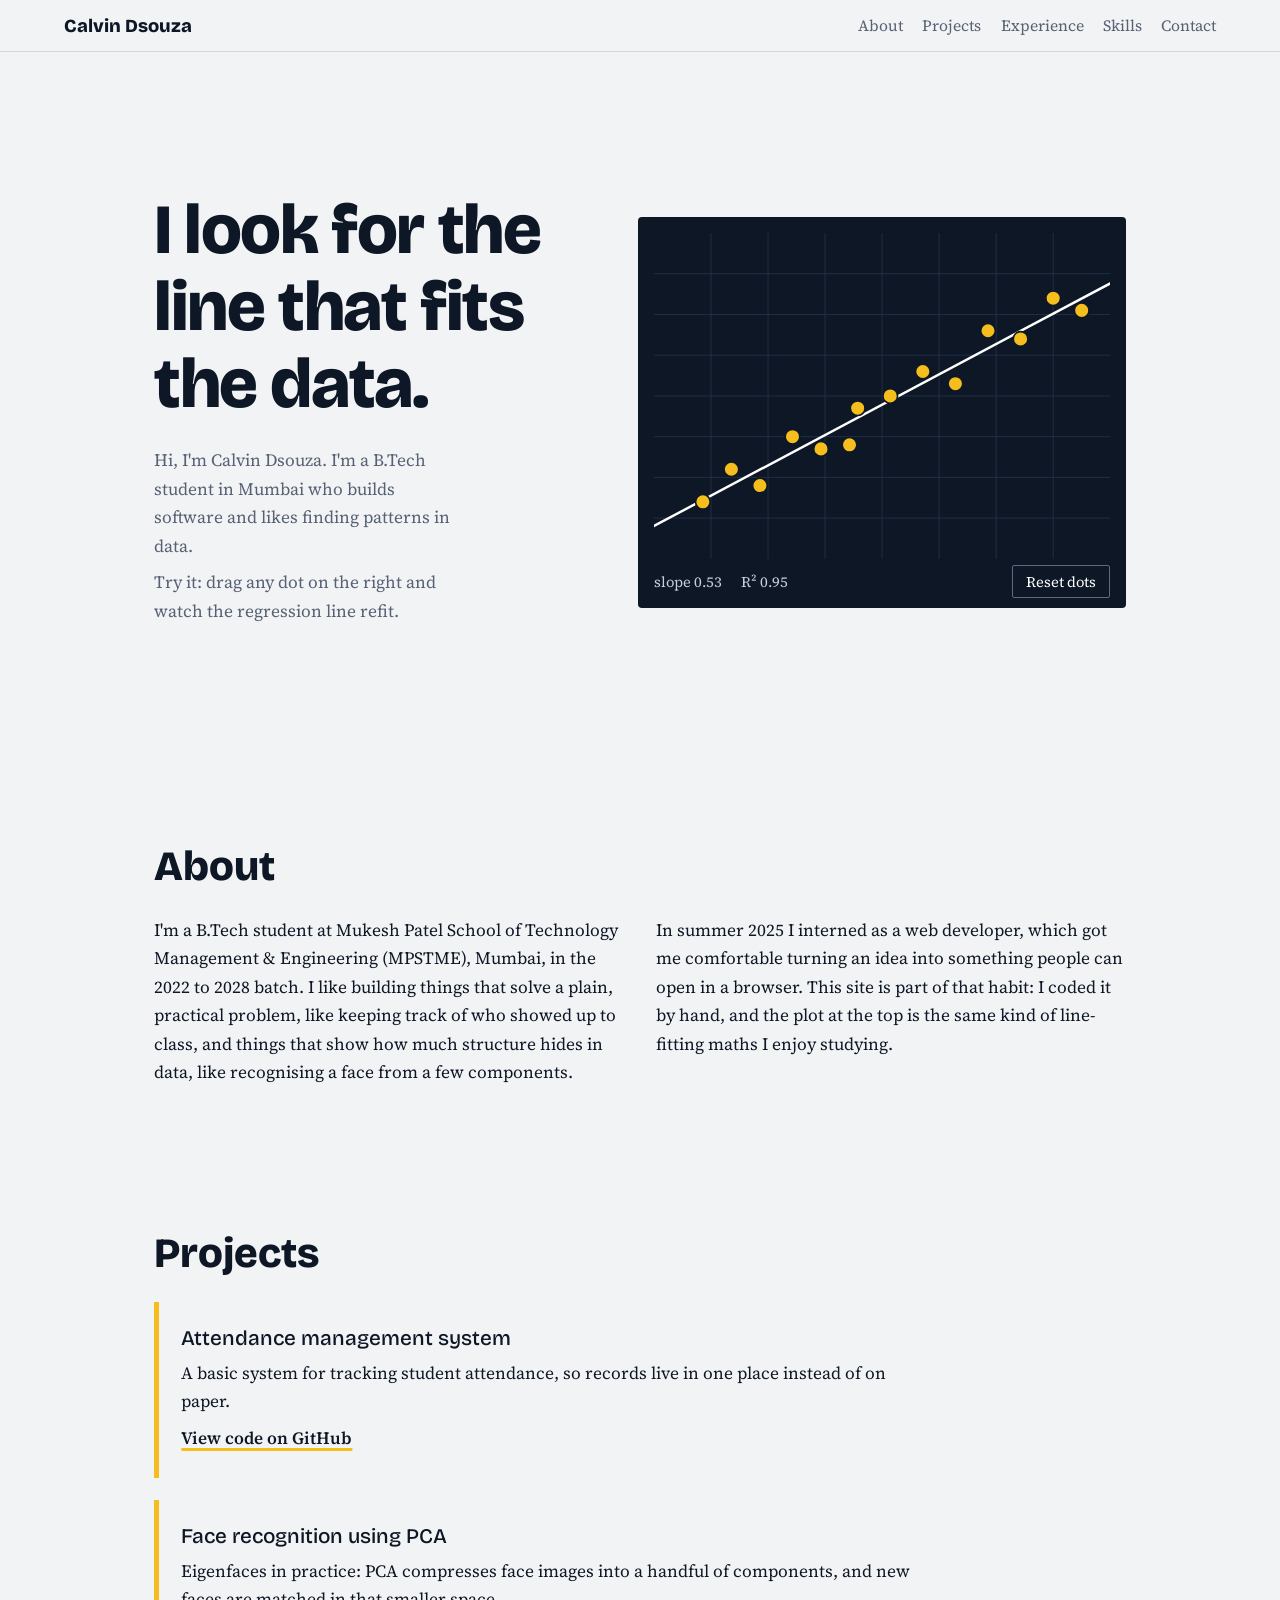
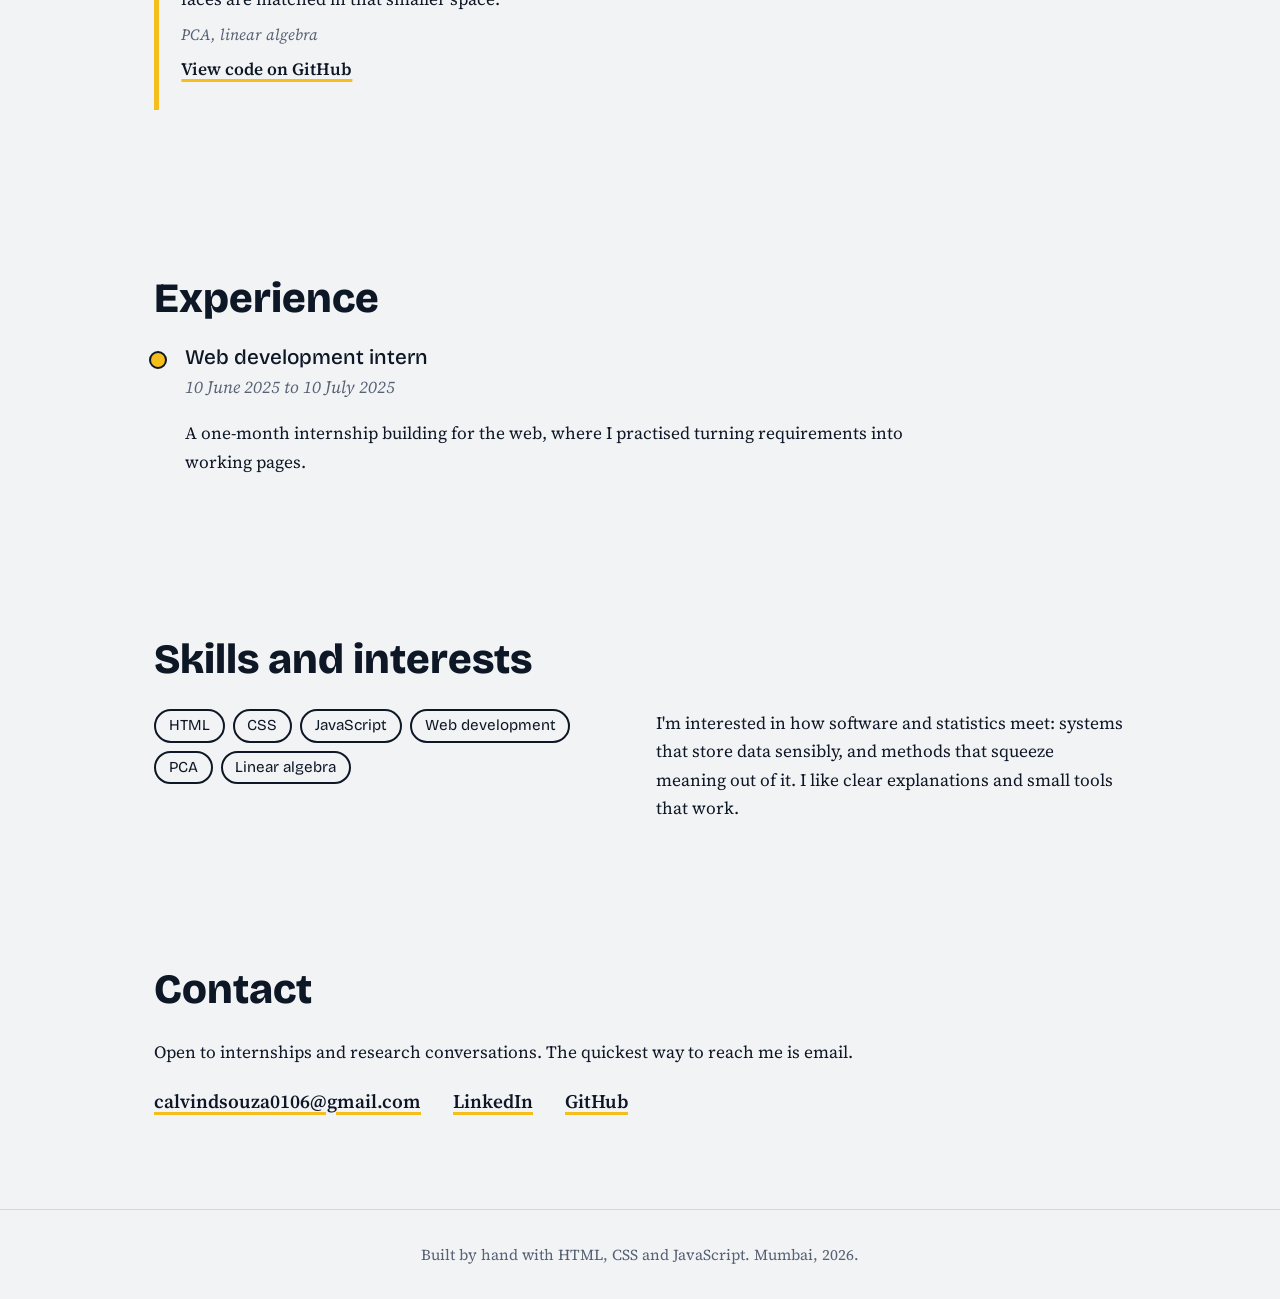
<file: index.html>
<!DOCTYPE html>
<html lang="en">
<head>
<meta charset="utf-8">
<meta name="viewport" content="width=device-width, initial-scale=1">
<title>Calvin Dsouza | B.Tech student and developer, Mumbai</title>
<meta name="description" content="Portfolio of Calvin Dsouza, B.Tech student at MPSTME Mumbai. Attendance management system, PCA face recognition, web development internship.">
<link rel="icon" href="data:image/svg+xml,%3Csvg xmlns='http://www.w3.org/2000/svg' viewBox='0 0 32 32'%3E%3Crect width='32' height='32' rx='6' fill='%230E1726'/%3E%3Cpath d='M5 24L27 9' stroke='%23F5BE1C' stroke-width='3'/%3E%3C/svg%3E">
<link rel="preconnect" href="https://fonts.googleapis.com">
<link rel="preconnect" href="https://fonts.gstatic.com" crossorigin>
<link href="https://fonts.googleapis.com/css2?family=Bricolage+Grotesque:wght@500;800&family=Source+Serif+4:ital,wght@0,400;0,600;1,400&display=swap" rel="stylesheet">
<link rel="stylesheet" href="style.css">
</head>
<body>
<header class="nav">
  <a href="#top" class="brand">Calvin Dsouza</a>
  <nav aria-label="Sections"><a href="#about">About</a><a href="#projects">Projects</a><a href="#experience">Experience</a><a href="#skills">Skills</a><a href="#contact">Contact</a></nav>
</header>

<main id="top">
<section class="hero">
  <div class="hero-text">
    <h1>I look for the line that fits the data.</h1>
    <p class="lead">Hi, I'm Calvin Dsouza. I'm a B.Tech student in Mumbai who builds software and likes finding patterns in data.</p>
    <p class="lead">Try it: drag any dot on the right and watch the regression line refit.</p>
  </div>
  <figure class="plot">
    <svg id="chart" viewBox="0 0 560 400" role="img" aria-label="Interactive scatter plot with a least-squares regression line. Drag a dot to refit the line."></svg>
    <figcaption><span id="eq">y = mx + c</span><span id="r2">R² -</span><button id="reset" type="button">Reset dots</button></figcaption>
  </figure>
</section>

<section id="about">
  <h2>About</h2>
  <div class="cols">
    <p>I'm a B.Tech student at Mukesh Patel School of Technology Management &amp; Engineering (MPSTME), Mumbai, in the 2022 to 2028 batch. I like building things that solve a plain, practical problem, like keeping track of who showed up to class, and things that show how much structure hides in data, like recognising a face from a few components.</p>
    <p>In summer 2025 I interned as a web developer, which got me comfortable turning an idea into something people can open in a browser. This site is part of that habit: I coded it by hand, and the plot at the top is the same kind of line-fitting maths I enjoy studying.</p>
  </div>
</section>

<section id="projects">
  <h2>Projects</h2>
  <article class="item">
    <h3>Attendance management system</h3>
    <p>A basic system for tracking student attendance, so records live in one place instead of on paper.</p>
    <a href="https://github.com/your-username/attendance-management-system">View code on GitHub</a>
  </article>
  <article class="item">
    <h3>Face recognition using PCA</h3>
    <p>Eigenfaces in practice: PCA compresses face images into a handful of components, and new faces are matched in that smaller space.</p>
    <p class="tags">PCA, linear algebra</p>
    <a href="https://github.com/your-username/face-recognition-pca">View code on GitHub</a>
  </article>
</section>

<section id="experience">
  <h2>Experience</h2>
  <ol class="timeline">
    <li><h3>Web development intern</h3><p class="where">10 June 2025 to 10 July 2025</p><p>A one-month internship building for the web, where I practised turning requirements into working pages.</p></li>
  </ol>
</section>

<section id="skills">
  <h2>Skills and interests</h2>
  <div class="cols">
    <ul class="chips"><li>HTML</li><li>CSS</li><li>JavaScript</li><li>Web development</li><li>PCA</li><li>Linear algebra</li></ul>
    <p>I'm interested in how software and statistics meet: systems that store data sensibly, and methods that squeeze meaning out of it. I like clear explanations and small tools that work.</p>
  </div>
</section>

<section id="contact">
  <h2>Contact</h2>
  <p>Open to internships and research conversations. The quickest way to reach me is email.</p>
  <p class="links"><a href="mailto:calvindsouza0106@gmail.com">calvindsouza0106@gmail.com</a><a href="https://www.linkedin.com/in/your-username">LinkedIn</a><a href="https://github.com/calvindsouza0106-cmyk">GitHub</a></p>
</section>
</main>
<footer>Built by hand with HTML, CSS and JavaScript. Mumbai, 2026.</footer>
<script src="script.js"></script>
</body>
</html>
</file>
<file: style.css>
:root{--bg:#F2F3F5;--ink:#0E1726;--mute:#566174;--line:#D3D8E0;--taxi:#F5BE1C;--pad:clamp(1.25rem,5vw,4rem)}
*{box-sizing:border-box}
html{scroll-behavior:smooth}
body{margin:0;background:var(--bg);color:var(--ink);font:1.08rem/1.65 "Source Serif 4",Georgia,serif;overflow-x:hidden}
a{color:inherit}
:focus-visible{outline:3px solid var(--taxi);outline-offset:3px}
h1,h2,h3,.brand{font-family:"Bricolage Grotesque",system-ui,sans-serif;line-height:1.1;margin:0}
.nav{position:sticky;top:0;z-index:5;display:flex;flex-wrap:wrap;gap:.4rem 1.5rem;justify-content:space-between;align-items:center;padding:.8rem var(--pad);background:var(--bg);border-bottom:1px solid var(--line)}
.brand{font-weight:800;text-decoration:none;font-size:1.15rem}
.nav nav{display:flex;flex-wrap:wrap;gap:.2rem 1.2rem;font-size:.98rem}
.nav nav a{text-decoration:none;color:var(--mute)}
.nav nav a:hover{color:var(--ink);text-decoration:underline;text-decoration-color:var(--taxi);text-decoration-thickness:3px;text-underline-offset:5px}
section{padding:4.5rem var(--pad);max-width:1100px;margin:0 auto}
h2{font-size:clamp(1.8rem,4vw,2.6rem);font-weight:800;margin-bottom:1.6rem}
h3{font-size:1.3rem;font-weight:500}
.hero{display:grid;grid-template-columns:1fr 1.1fr;gap:2.5rem;align-items:center;min-height:80vh}
h1{font-size:clamp(2.4rem,6vw,4.4rem);font-weight:800;letter-spacing:-.02em;margin-bottom:1.4rem}
.lead{max-width:34ch;color:var(--mute);margin:.5rem 0}
.plot{margin:0;background:var(--ink);border-radius:4px;padding:1rem 1rem .6rem}
#chart{width:100%;height:auto;display:block;touch-action:none}
.plot figcaption{display:flex;flex-wrap:wrap;gap:.4rem 1.2rem;align-items:center;color:#C9D0DC;font-size:.92rem;padding-top:.4rem}
#reset{margin-left:auto;background:none;border:1px solid #5b6a85;color:#fff;font:inherit;padding:.2rem .8rem;border-radius:2px;cursor:pointer}
#reset:hover{border-color:var(--taxi)}
.dot{fill:var(--taxi);stroke:var(--ink);stroke-width:2;cursor:grab}
.dot:active{cursor:grabbing}
#fit{stroke:#fff;stroke-width:3;stroke-linecap:round}
.grid{stroke:#25334d;stroke-width:1}
.cols{display:grid;grid-template-columns:1fr 1fr;gap:2rem}
.cols p{margin:0;max-width:60ch}
.item{padding:1.6rem 0 1.6rem 1.4rem;border-left:5px solid var(--taxi);margin-bottom:1.4rem;max-width:760px}
.item p{margin:.5rem 0}
.tags{color:var(--mute);font-style:italic;font-size:.98rem}
.item a,.links a{font-weight:600;text-decoration-color:var(--taxi);text-decoration-thickness:3px;text-underline-offset:4px}
.timeline{list-style:none;padding:0;margin:0;max-width:760px}
.timeline li{position:relative;padding:0 0 2rem 1.8rem;border-left:2px solid var(--ink)}
.timeline li::before{content:"";position:absolute;left:-8px;top:.25rem;width:14px;height:14px;background:var(--taxi);border:2px solid var(--ink);border-radius:50%}
.timeline li:last-child{border-color:transparent;padding-bottom:0}
.timeline li:last-child::before{left:-7px}
.where{color:var(--mute);margin:.2rem 0 .4rem;font-style:italic}
.chips{list-style:none;padding:0;margin:0;display:flex;flex-wrap:wrap;gap:.5rem;align-content:flex-start}
.chips li{border:2px solid var(--ink);padding:.15rem .8rem;border-radius:99px;font-family:"Bricolage Grotesque",sans-serif;font-size:.95rem}
.links{display:flex;flex-wrap:wrap;gap:.6rem 2rem;font-size:1.2rem;overflow-wrap:anywhere}
footer{padding:2rem var(--pad);color:var(--mute);border-top:1px solid var(--line);text-align:center;font-size:.95rem}
@media(max-width:760px){.hero,.cols{grid-template-columns:1fr}.hero{min-height:0}section{padding:3rem var(--pad)}}
@media(prefers-reduced-motion:reduce){html{scroll-behavior:auto}}
</file>
